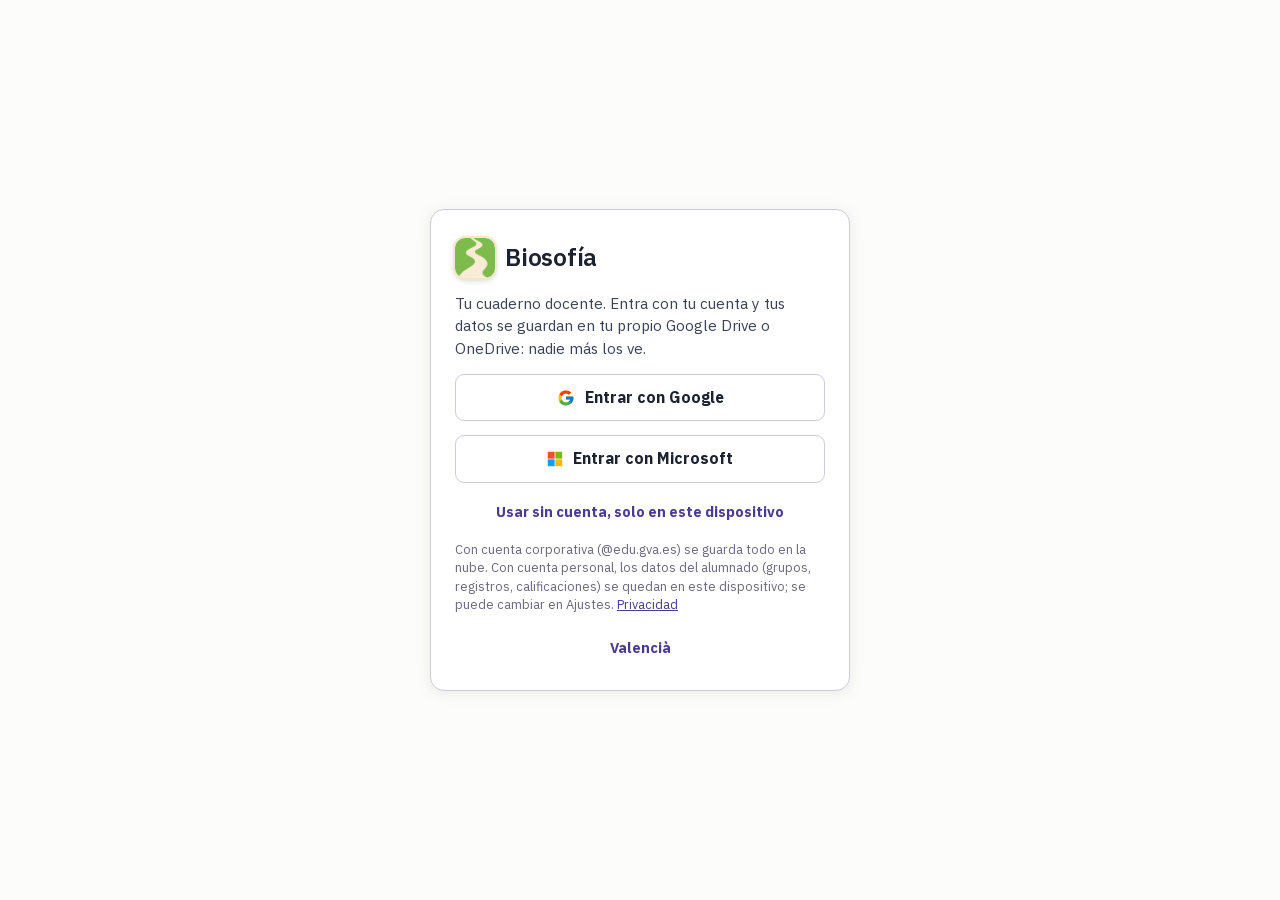
<file: index.html>
<!doctype html><html lang="es"><head><meta charset="utf-8"><meta name=viewport content="width=device-width,initial-scale=1,viewport-fit=cover"><style>:root{color-scheme:light;box-sizing:border-box;padding-top:env(safe-area-inset-top,0px);padding-bottom:env(safe-area-inset-bottom,0px)}html{scroll-padding-top:env(safe-area-inset-top,0px)}body{margin:0;padding:0;font:14px -apple-system,BlinkMacSystemFont,sans-serif;background:#faf9f5;color:#141413}img{max-width:100%}[hidden]:not([hidden=until-found i]){display:none!important}</style>
<title>Biosofía</title>
<meta name="description" content="Cuaderno docente: planificación, sesiones, agenda, materiales y seguimiento del alumnado.">
<meta name="theme-color" content="#2B2457">
<link rel="manifest" href="manifest.webmanifest">
<link rel="icon" href="icon-192.png" type="image/png">
<link rel="apple-touch-icon" href="apple-touch-icon.png">
<script>try{if((window.matchMedia&&matchMedia('(display-mode: standalone)').matches)||navigator.standalone)document.documentElement.classList.add('pwa')}catch(e){}</script><meta name="apple-mobile-web-app-capable" content="yes"><meta name="mobile-web-app-capable" content="yes">
<meta name="apple-mobile-web-app-title" content="Biosofía"><meta name="apple-mobile-web-app-status-bar-style" content="default">
<script src="js/00-va.js"></script>
<script src="js/00-idioma.js"></script>
<script src="config.js"></script>
<script src="nube.js"></script>
<link rel="stylesheet" href="estilos.css">

</head><body>
<header class="topbar"><div class="topbar-in">
  <div class="brand"><img class="brand-ico" src="icon-192.png" alt="" width="34" height="34">Biosofía</div>
  <nav class="nav" id="nav" aria-label="Módulos"></nav>
  <button class="iconbtn buscar-btn" data-a="buscar" aria-label="Buscar" title="Buscar (Ctrl+K)"><svg viewBox="0 0 24 24" width="20" height="20" aria-hidden="true" fill="none" stroke="currentColor" stroke-width="2" stroke-linecap="round"><circle cx="10.5" cy="10.5" r="6.5"/><path d="M15.5 15.5 21 21"/></svg></button>
  <div class="savestate" id="savestate" aria-live="polite"></div>
  <div id="nube-cuenta"></div>
</div></header>
<div class="banner" id="banner" hidden></div>
<div class="banner" id="ios-inst" hidden></div>
<main id="main"><div class="panel"><h2>Abriendo tu cuaderno…</h2><p class="muted">Cargando tus grupos, sesiones y agenda.</p></div></main>
<nav class="tabbar" id="tabbar" aria-label="Módulos"></nav>
<div id="modal"></div>
<input type="file" id="filein" accept=".json,application/json" hidden>
<input type="file" id="libimg" accept="image/*" hidden>
<input type="file" id="matup" multiple accept="application/pdf,image/*,video/mp4,video/webm,text/plain,text/csv,text/markdown,.md,.csv,.txt,.docx,.doc,.pptx,.ppt,.xlsx,.xls,.odt,.odp,.ods" hidden>
<input type="file" id="fileup" accept="application/pdf,image/*,video/mp4,video/webm,text/plain,.docx,.doc,.pptx,.ppt,.xlsx,.xls,.odt,.odp,.ods" hidden>

<script src="js/01-banco-ideas.js"></script>
<script src="js/02-base.js"></script>
<script src="js/03-hoy.js"></script>
<script src="js/04-planificacion.js"></script>
<script src="js/05-grupos.js"></script>
<script src="js/06-sesion.js"></script>
<script src="js/07-tutoria-plano.js"></script>
<script src="js/08-agenda-ideas-ajustes.js"></script>
<script src="js/09-modales-acciones.js"></script>
<script src="js/10-copias-ejemplo.js"></script>
<script src="js/11-curriculo.js"></script>
<script src="js/12-calificaciones.js"></script>
<script src="js/13-materiales.js"></script>
<script src="js/14-libro.js"></script>
<script src="js/15-importar-copiar-plantillas.js"></script>
<script src="js/16-buscar.js"></script>
<script src="js/17-evaluacion.js"></script>
<script src="js/18-familias.js"></script>
<script src="js/19-programacion.js"></script>
<script src="js/20-pdf.js"></script>
<script src="js/21-arranque.js"></script>

</body></html>
</file>
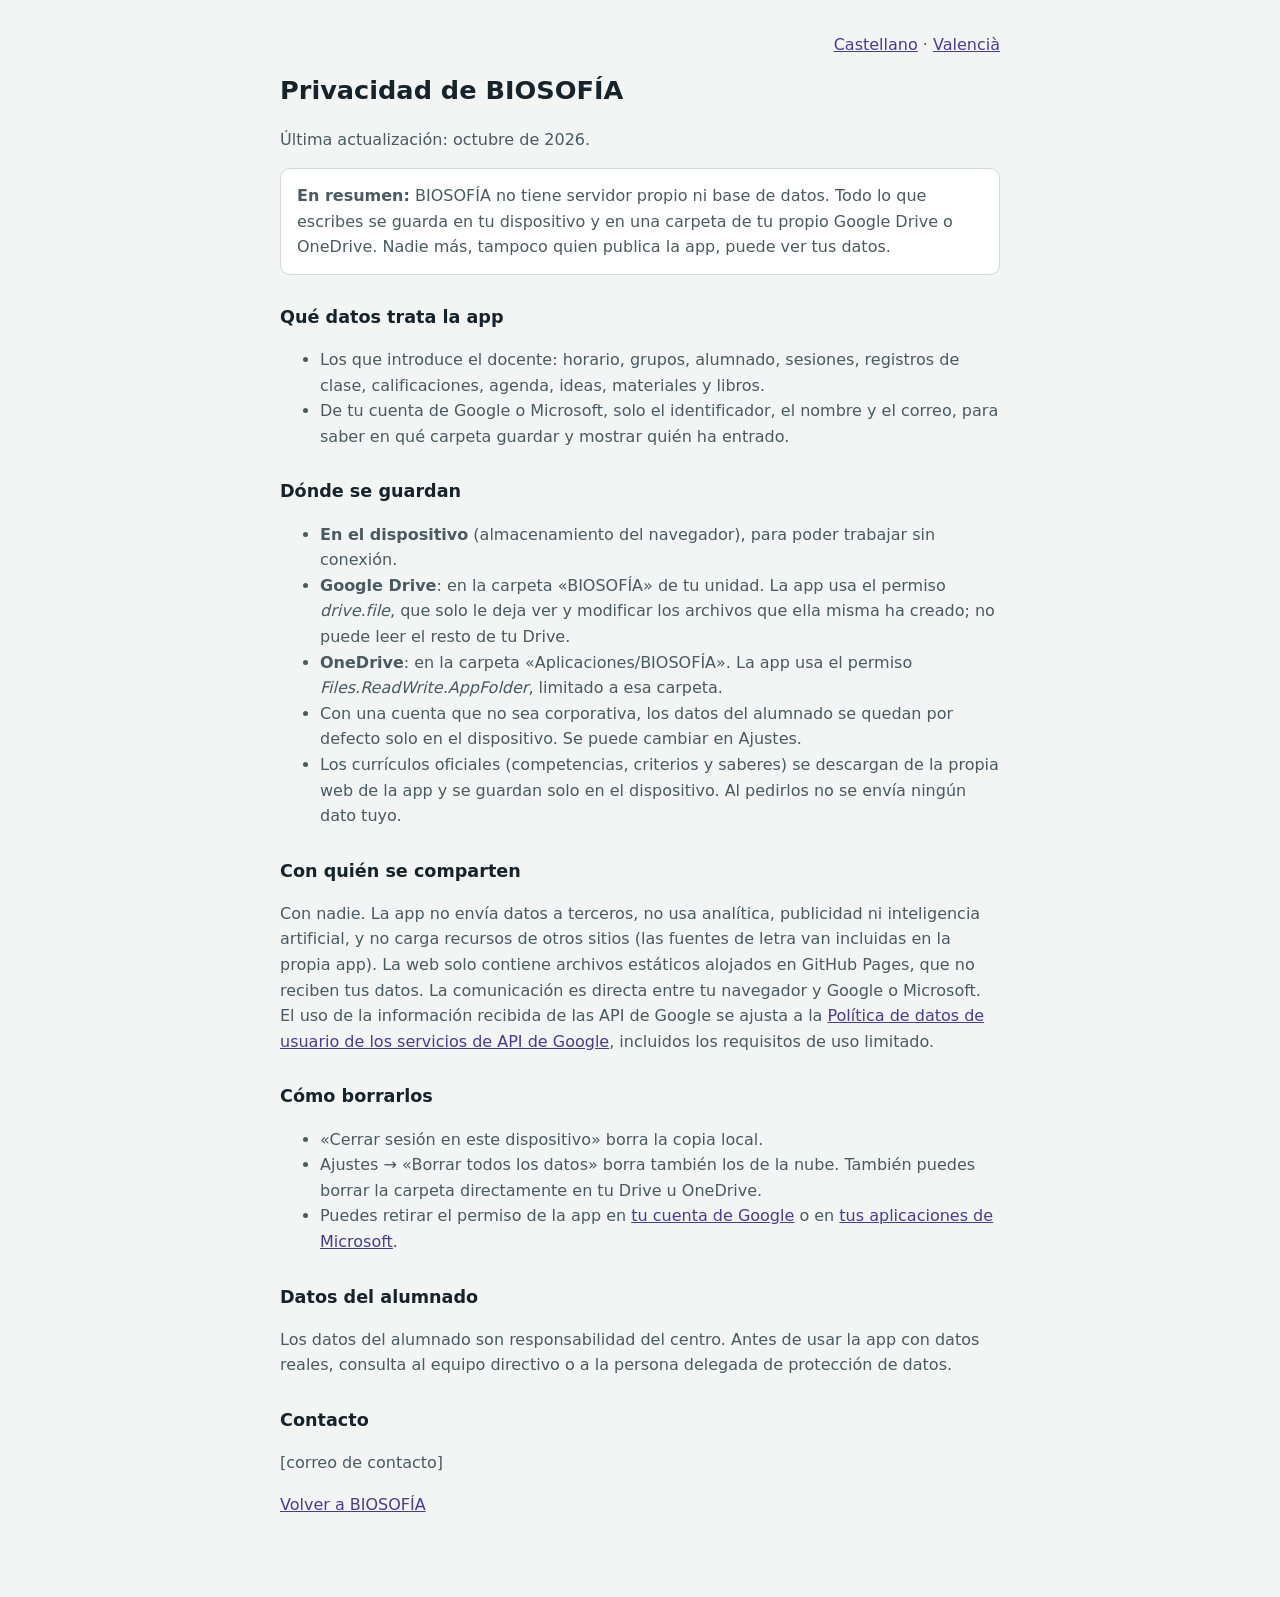
<file: privacidad.html>
<!doctype html>
<html lang="es"><head><meta charset="utf-8"><meta name="viewport" content="width=device-width,initial-scale=1">
<title>Privacidad · Biosofía</title>
<link rel="icon" href="icon-192.png" type="image/png">
<style>
:root{--bg:#f2f5f4;--surface:#fff;--ink:#16232a;--ink-2:#4a5a61;--line:#d2dbd8;--accent:#4B3B8F}
@media (prefers-color-scheme:dark){:root{--bg:#101719;--surface:#172124;--ink:#e2ebe9;--ink-2:#a5b4b7;--line:#2b393e;--accent:#A99BEA}}
body{margin:0;background:var(--bg);color:var(--ink);font:16px/1.6 system-ui,-apple-system,'Segoe UI',sans-serif}
main{max-width:720px;margin:0 auto;padding:32px 16px 64px}
h1{font-size:1.6rem;margin:0 0 4px} h2{font-size:1.1rem;margin:28px 0 6px}
p,li{color:var(--ink-2)} a{color:var(--accent)}
.box{background:var(--surface);border:1px solid var(--line);border-radius:10px;padding:14px 16px}
[hidden]{display:none!important}
</style></head><body><main>
<p class="idiomas" style="text-align:right;margin:0 0 12px"><a href="?lang=es" data-l="es" lang="es">Castellano</a> · <a href="?lang=va" data-l="va" lang="ca-ES-valencia">Valencià</a></p>
<div id="p-es" lang="es">
<h1>Privacidad de BIOSOFÍA</h1>
<p>Última actualización: octubre de 2026.</p>

<div class="box"><p style="margin:0"><b>En resumen:</b> BIOSOFÍA no tiene servidor propio ni base de datos. Todo lo que escribes se guarda en tu dispositivo y en una carpeta de tu propio Google Drive o OneDrive. Nadie más, tampoco quien publica la app, puede ver tus datos.</p></div>

<h2>Qué datos trata la app</h2>
<ul>
<li>Los que introduce el docente: horario, grupos, alumnado, sesiones, registros de clase, calificaciones, agenda, ideas, materiales y libros.</li>
<li>De tu cuenta de Google o Microsoft, solo el identificador, el nombre y el correo, para saber en qué carpeta guardar y mostrar quién ha entrado.</li>
</ul>

<h2>Dónde se guardan</h2>
<ul>
<li><b>En el dispositivo</b> (almacenamiento del navegador), para poder trabajar sin conexión.</li>
<li><b>Google Drive</b>: en la carpeta «BIOSOFÍA» de tu unidad. La app usa el permiso <i>drive.file</i>, que solo le deja ver y modificar los archivos que ella misma ha creado; no puede leer el resto de tu Drive.</li>
<li><b>OneDrive</b>: en la carpeta «Aplicaciones/BIOSOFÍA». La app usa el permiso <i>Files.ReadWrite.AppFolder</i>, limitado a esa carpeta.</li>
<li>Con una cuenta que no sea corporativa, los datos del alumnado se quedan por defecto solo en el dispositivo. Se puede cambiar en Ajustes.</li>
<li>Los currículos oficiales (competencias, criterios y saberes) se descargan de la propia web de la app y se guardan solo en el dispositivo. Al pedirlos no se envía ningún dato tuyo.</li>
</ul>

<h2>Con quién se comparten</h2>
<p>Con nadie. La app no envía datos a terceros, no usa analítica, publicidad ni inteligencia artificial, y no carga recursos de otros sitios (las fuentes de letra van incluidas en la propia app). La web solo contiene archivos estáticos alojados en GitHub Pages, que no reciben tus datos. La comunicación es directa entre tu navegador y Google o Microsoft. El uso de la información recibida de las API de Google se ajusta a la <a href="https://developers.google.com/terms/api-services-user-data-policy" rel="noopener">Política de datos de usuario de los servicios de API de Google</a>, incluidos los requisitos de uso limitado.</p>

<h2>Cómo borrarlos</h2>
<ul>
<li>«Cerrar sesión en este dispositivo» borra la copia local.</li>
<li>Ajustes → «Borrar todos los datos» borra también los de la nube. También puedes borrar la carpeta directamente en tu Drive u OneDrive.</li>
<li>Puedes retirar el permiso de la app en <a href="https://myaccount.google.com/connections" rel="noopener">tu cuenta de Google</a> o en <a href="https://myapps.microsoft.com" rel="noopener">tus aplicaciones de Microsoft</a>.</li>
</ul>

<h2>Datos del alumnado</h2>
<p>Los datos del alumnado son responsabilidad del centro. Antes de usar la app con datos reales, consulta al equipo directivo o a la persona delegada de protección de datos.</p>

<h2>Contacto</h2>
<p><!-- Cambia esta línea por tu correo de contacto antes de publicar --><span class="contacto" id="contacto">[correo de contacto]</span></p>
<p><a href="./">Volver a BIOSOFÍA</a></p>
</div>
<div id="p-va" lang="ca-ES-valencia" hidden>
<h1>Privacitat de BIOSOFÍA</h1>
<p>Última actualització: octubre de 2026.</p>

<div class="box"><p style="margin:0"><b>En resum:</b> BIOSOFÍA no té servidor propi ni base de dades. Tot el que escrius es guarda en el teu dispositiu i en una carpeta del teu propi Google Drive o OneDrive. Ningú més, tampoc qui publica l'app, pot veure les teues dades.</p></div>

<h2>Quines dades tracta l'app</h2>
<ul>
<li>Les que introduïx el docent: horari, grups, alumnat, sessions, registres de classe, qualificacions, agenda, idees, materials i llibres.</li>
<li>Del teu compte de Google o Microsoft, només l'identificador, el nom i el correu, per a saber en quina carpeta guardar i mostrar qui ha entrat.</li>
</ul>

<h2>On es guarden</h2>
<ul>
<li><b>En el dispositiu</b> (emmagatzematge del navegador), per a poder treballar sense connexió.</li>
<li><b>Google Drive</b>: en la carpeta «BIOSOFÍA» de la teua unitat. L'app usa el permís <i>drive.file</i>, que només li deixa veure i modificar els arxius que ella mateixa ha creat; no pot llegir la resta del teu Drive.</li>
<li><b>OneDrive</b>: en la carpeta «Aplicacions/BIOSOFÍA». L'app usa el permís <i>Files.ReadWrite.AppFolder</i>, limitat a eixa carpeta.</li>
<li>Amb un compte que no siga corporatiu, les dades de l'alumnat es queden per defecte només en el dispositiu. Es pot canviar en Ajustos.</li>
<li>Els currículums oficials (competències, criteris i sabers) es descarreguen de la mateixa web de l'app i es guarden només en el dispositiu. En demanar-los no s'envia cap dada teua.</li>
</ul>

<h2>Amb qui es compartixen</h2>
<p>Amb ningú. L'app no envia dades a tercers, no usa analítica, publicitat ni intel·ligència artificial, i no carrega recursos d'altres llocs (les fonts de lletra van incloses en la mateixa app). La web només conté arxius estàtics allotjats en GitHub Pages, que no reben les teues dades. La comunicació és directa entre el teu navegador i Google o Microsoft. L'ús de la informació rebuda de les API de Google s'ajusta a la <a href="https://developers.google.com/terms/api-services-user-data-policy" rel="noopener">Política de dades d'usuari dels serveis d'API de Google</a>, inclosos els requisits d'ús limitat.</p>

<h2>Com esborrar-les</h2>
<ul>
<li>«Tancar la sessió en este dispositiu» esborra la còpia local.</li>
<li>Ajustos → «Esborrar totes les dades» esborra també les del núvol. També pots esborrar la carpeta directament en el teu Drive o OneDrive.</li>
<li>Pots retirar el permís de l'app en <a href="https://myaccount.google.com/connections" rel="noopener">el teu compte de Google</a> o en <a href="https://myapps.microsoft.com" rel="noopener">les teues aplicacions de Microsoft</a>.</li>
</ul>

<h2>Dades de l'alumnat</h2>
<p>Les dades de l'alumnat són responsabilitat del centre. Abans d'usar l'app amb dades reals, consulta l'equip directiu o la persona delegada de protecció de dades.</p>

<h2>Contacte</h2>
<p><span class="contacto">[correo de contacto]</span></p>
<p><a href="./">Tornar a BIOSOFÍA</a></p>
</div>
<script>
/* idioma: ?lang=va|es, si no el de la app (Ajustes) */
(function () {
  var q = (location.search.match(/lang=(es|va)/) || [])[1], lg = q;
  if (!lg) { try { lg = localStorage.getItem('bs:idioma') === 'va' ? 'va' : 'es'; } catch (e) { lg = 'es'; } }
  var va = lg === 'va';
  document.getElementById('p-va').hidden = !va; document.getElementById('p-es').hidden = va;
  document.documentElement.lang = va ? 'ca-ES-valencia' : 'es';
  document.title = va ? 'Privacitat · Biosofía' : 'Privacidad · Biosofía';
  /* el correo de contacto se escribe una vez (en la versión en castellano) y se copia a la otra */
  var c = document.getElementById('contacto'); document.querySelectorAll('.contacto').forEach(function (x) { x.innerHTML = c.innerHTML; });
})();
</script>
</main></body></html>
</file>
<file: estilos.css>
/* Fuentes alojadas en la propia app (licencia SIL OFL, ver fonts/): no se conecta con Google Fonts */
@font-face{font-family:'IBM Plex Sans';font-style:normal;font-weight:400;font-display:swap;src:url(fonts/plex-sans-400.woff) format('woff')}
@font-face{font-family:'IBM Plex Sans';font-style:italic;font-weight:400;font-display:swap;src:url(fonts/plex-sans-400i.woff) format('woff')}
@font-face{font-family:'IBM Plex Sans';font-style:normal;font-weight:500;font-display:swap;src:url(fonts/plex-sans-500.woff) format('woff')}
@font-face{font-family:'IBM Plex Sans';font-style:normal;font-weight:600;font-display:swap;src:url(fonts/plex-sans-600.woff) format('woff')}
@font-face{font-family:'IBM Plex Sans';font-style:normal;font-weight:700 900;font-display:swap;src:url(fonts/plex-sans-700.woff) format('woff')}
@font-face{font-family:'IBM Plex Mono';font-style:normal;font-weight:400;font-display:swap;src:url(fonts/plex-mono-400.woff) format('woff')}
@font-face{font-family:'IBM Plex Mono';font-style:normal;font-weight:500;font-display:swap;src:url(fonts/plex-mono-500.woff) format('woff')}
@font-face{font-family:'IBM Plex Mono';font-style:normal;font-weight:600 900;font-display:swap;src:url(fonts/plex-mono-600.woff) format('woff')}
@font-face{font-family:'Caveat';font-style:normal;font-weight:400 700;font-display:swap;src:url(fonts/caveat-500.woff) format('woff')}
/* Layout: barra superior con navegación por módulos; contenido a una o dos columnas (principal + lateral) que se apilan en móvil. */
:root{
  --bg:#FCFCFA; --surface:#ffffff; --surface-2:#F3F1F8; --ink:#1B2230; --ink-2:#3A4256; --muted:#6B6880; --line:#CFCBDD;
  --accent:#4B3B8F; --accent-ink:#ffffff; --accent-soft:#EEEAF7;
  --ok:#2F7D4F; --ok-soft:#E7F3EC; --warn:#9c620a; --warn-soft:#F6EBD3; --bad:#B0324F; --bad-soft:#FBEFF3; --info:#3F6FA8; --info-soft:#E4ECF7;
  --barra:#2B2457; --barra-ink:#ffffff; --barra-2:#CFC8EA; --rosa:#F2B8CB; --mano:#B03A63; --mano-2:#4B3B8F; --cuadri:rgba(75,59,143,.07);
  --g1:#1f8a70; --g2:#2f5fb3; --g3:#b98222; --g4:#8a5bb5; --g5:#a8453a; --g6:#6f8f2a; --g7:#c2457a; --g8:#1592a8; --g9:#56616b;
  --font-d:'IBM Plex Sans', 'Segoe UI', system-ui, sans-serif;
  --font-b:'IBM Plex Sans', 'Segoe UI', system-ui, sans-serif;
  --font-m:'IBM Plex Mono', ui-monospace, 'SFMono-Regular', Menlo, monospace;
  --font-h:'Caveat', 'Segoe Print', 'Bradley Hand', cursive;
  --r:3px; --shadow:0 1px 0 rgba(27,34,48,.04);
}
@media (prefers-color-scheme: dark){ :root:not([data-theme="light"]){
  --bg:#13111D; --surface:#1B1928; --surface-2:#252236; --ink:#E8E6F2; --ink-2:#B9B5CC; --muted:#8E8AA6; --line:#34314A;
  --accent:#A99BEA; --accent-ink:#14121F; --accent-soft:#2A2550;
  --ok:#6ac48d; --ok-soft:#163325; --warn:#e3a94a; --warn-soft:#3a2c12; --bad:#EE86A3; --bad-soft:#3D1C29; --info:#7ea6ec; --info-soft:#1b2a45;
  --barra:#0E0B1F; --barra-2:#B9B0E0; --mano:#F2A0BC; --mano-2:#C4B8F5; --cuadri:rgba(169,155,234,.05);
  --g1:#3fb592; --g2:#6f98e6; --g3:#dcaa4c; --g4:#b48ade; --g5:#df7a6d; --g6:#9fc155; --g7:#e57aa6; --g8:#4fc3d6; --g9:#9aa5ae;
  --shadow:0 1px 2px rgba(0,0,0,.3); color-scheme:dark; } }
:root[data-theme="dark"]{
  --bg:#13111D; --surface:#1B1928; --surface-2:#252236; --ink:#E8E6F2; --ink-2:#B9B5CC; --muted:#8E8AA6; --line:#34314A;
  --accent:#A99BEA; --accent-ink:#14121F; --accent-soft:#2A2550;
  --ok:#6ac48d; --ok-soft:#163325; --warn:#e3a94a; --warn-soft:#3a2c12; --bad:#EE86A3; --bad-soft:#3D1C29; --info:#7ea6ec; --info-soft:#1b2a45;
  --barra:#0E0B1F; --barra-2:#B9B0E0; --mano:#F2A0BC; --mano-2:#C4B8F5; --cuadri:rgba(169,155,234,.05);
  --g1:#3fb592; --g2:#6f98e6; --g3:#dcaa4c; --g4:#b48ade; --g5:#df7a6d; --g6:#9fc155; --g7:#e57aa6; --g8:#4fc3d6; --g9:#9aa5ae;
  --shadow:0 1px 2px rgba(0,0,0,.3); color-scheme:dark; }

*{box-sizing:border-box}
html,body{background:var(--bg); color:var(--ink)}
body{font-family:var(--font-b); font-size:15px; line-height:1.5; font-variant-numeric:tabular-nums}
h1,h2,h3,h4{font-family:var(--font-d); font-weight:700; line-height:1.2; margin:0; text-wrap:balance; letter-spacing:-.01em}
h1{font-size:1.6rem} h2{font-size:1.2rem} h3{font-size:1.02rem} h4{font-size:.92rem}
a{color:var(--accent)}
button,input,select,textarea{font:inherit; color:inherit}
:focus-visible{outline:2px solid var(--accent); outline-offset:2px}

.topbar{position:sticky; top:env(safe-area-inset-top,0px); z-index:20; background:var(--surface); border-bottom:1px solid var(--line)}
.topbar-in{max-width:1240px; margin:0 auto; padding-inline:16px; display:flex; align-items:center; gap:16px; min-height:54px}
.brand{font-family:var(--font-d); font-weight:700; font-size:1.05rem; display:flex; align-items:center; gap:8px; white-space:nowrap}
.brand-mark{width:22px; height:22px; border-radius:6px; background:linear-gradient(135deg,var(--g1),var(--g2)); display:inline-block}
.nav{display:flex; gap:2px; overflow-x:auto; scrollbar-width:none; flex:1; min-width:0}
.nav::-webkit-scrollbar{display:none}
.nav button{border:0; background:none; padding:8px 11px; border-radius:8px; color:var(--ink-2); cursor:pointer; white-space:nowrap; font-weight:700; font-size:.92rem}
.nav button:hover{background:var(--surface-2); color:var(--ink)}
.nav button[aria-current="page"]{background:var(--accent-soft); color:var(--accent)}
.savestate{font-size:.78rem; color:var(--muted); white-space:nowrap}
.savestate.err{color:var(--bad)}
@media (max-width:760px){ .topbar-in{flex-wrap:wrap; gap:4px 12px; padding-block:8px 4px} .brand{flex:1} .nav{order:3; flex-basis:100%; margin-inline:-6px} }

main{max-width:1240px; margin:0 auto; padding-inline:16px; padding-block:20px 60px}
.banner{max-width:1240px; margin:12px auto 0; padding-inline:16px}
.banner > div{background:var(--warn-soft); color:var(--ink); border-radius:var(--r); padding:10px 14px; font-size:.9rem}

.page-head{display:flex; flex-wrap:wrap; align-items:flex-end; justify-content:space-between; gap:12px; margin-bottom:18px}
.page-head .sub{color:var(--ink-2); margin-top:4px}
.cols{display:grid; grid-template-columns:minmax(0,1fr) 340px; gap:20px; align-items:start}
@media (max-width:900px){ .cols{grid-template-columns:minmax(0,1fr)} }
.stack{display:flex; flex-direction:column; gap:14px}
.row{display:flex; flex-wrap:wrap; gap:8px; align-items:center}
.row.between{justify-content:space-between}
.grow{flex:1; min-width:0}

.panel{background:var(--surface); border:1px solid var(--line); border-radius:var(--r); padding:16px; box-shadow:var(--shadow)}
.panel > h2, .panel > h3{margin-bottom:10px}
.panel-title{display:flex; align-items:center; justify-content:space-between; gap:8px; margin-bottom:10px}
.muted{color:var(--muted)} .small{font-size:.85rem} .tiny{font-size:.76rem}
.label{font-size:.74rem; text-transform:uppercase; letter-spacing:.06em; color:var(--muted); font-weight:700}
.empty{color:var(--muted); font-size:.9rem; padding:6px 0}
hr{border:0; border-top:1px solid var(--line); margin:12px 0}

.btn{display:inline-flex; align-items:center; gap:6px; border:1px solid var(--line); background:var(--surface); padding:7px 12px; border-radius:8px; cursor:pointer; font-weight:700; font-size:.9rem; color:var(--ink); text-decoration:none}
.btn:hover{border-color:var(--ink-2)}
.btn.primary{background:var(--accent); border-color:var(--accent); color:var(--accent-ink)}
.btn.primary:hover{filter:brightness(1.07)}
.btn.ghost{border-color:transparent; background:none}
.btn.ghost:hover{background:var(--surface-2)}
.btn.danger{color:var(--bad)}
.btn.sm{padding:4px 9px; font-size:.82rem}
.btn[disabled]{opacity:.5; cursor:default}
.iconbtn{border:0; background:none; cursor:pointer; color:var(--muted); padding:4px 6px; border-radius:6px; font-size:.95rem}
.iconbtn:hover{background:var(--surface-2); color:var(--ink)}

.seg{display:inline-flex; background:var(--surface-2); border-radius:9px; padding:3px; gap:2px; flex-wrap:wrap}
.seg button{border:0; background:none; padding:6px 12px; border-radius:7px; cursor:pointer; font-weight:700; font-size:.86rem; color:var(--ink-2)}
.seg button[aria-pressed="true"]{background:var(--surface); color:var(--ink); box-shadow:var(--shadow)}

.tabs{display:flex; gap:4px; border-bottom:1px solid var(--line); margin-bottom:16px; overflow-x:auto}
.tabs button{border:0; background:none; padding:10px 14px; cursor:pointer; font-weight:700; color:var(--ink-2); border-bottom:3px solid transparent; margin-bottom:-1px; white-space:nowrap}
.tabs button[aria-selected="true"]{color:var(--ink); border-bottom-color:var(--accent)}

.pill{display:inline-flex; align-items:center; gap:5px; padding:2px 9px; border-radius:999px; font-size:.76rem; font-weight:700; white-space:nowrap}
.pill.ok{background:var(--ok-soft); color:var(--ok)} .pill.warn{background:var(--warn-soft); color:var(--warn)}
.pill.bad{background:var(--bad-soft); color:var(--bad)} .pill.off{background:var(--surface-2); color:var(--muted)}
.pill.info{background:var(--info-soft); color:var(--info)} .pill.acc{background:var(--accent-soft); color:var(--accent)}
.dot{width:9px; height:9px; border-radius:50%; display:inline-block; flex:none}
.gchip{display:inline-flex; align-items:center; gap:6px; font-weight:700}
.gchip .sw{width:10px; height:10px; border-radius:3px; flex:none}
.tag{display:inline-block; padding:1px 7px; border-radius:6px; background:var(--surface-2); color:var(--ink-2); font-size:.74rem; font-weight:700; margin:1px 2px 1px 0}

label.f{display:flex; flex-direction:column; gap:4px; font-size:.82rem; font-weight:700; color:var(--ink-2); min-width:0}
input[type=text],input[type=date],input[type=time],input[type=number],input[type=url],input[type=search],select,textarea{
  border:1px solid var(--line); background:var(--surface); border-radius:8px; padding:7px 10px; width:100%; min-width:0; font-weight:400; color:var(--ink)}
textarea{resize:vertical; min-height:70px; line-height:1.45}
input:focus,select:focus,textarea:focus{outline:2px solid var(--accent-soft); border-color:var(--accent)}
.fgrid{display:grid; grid-template-columns:repeat(auto-fit,minmax(170px,1fr)); gap:10px}
.check{display:inline-flex; align-items:center; gap:6px; font-size:.88rem; cursor:pointer}

/* Línea del día */
.tl{display:flex; flex-direction:column; gap:8px}
.tl-item{display:grid; grid-template-columns:88px 6px minmax(0,1fr) auto; gap:12px; align-items:center; background:var(--surface); border:1px solid var(--line); border-radius:var(--r); padding:12px 14px; cursor:pointer; text-align:left; width:100%}
.tl-item:hover{border-color:var(--ink-2)}
.tl-time{font-weight:700; font-size:.95rem} .tl-time small{display:block; color:var(--muted); font-weight:400; font-size:.78rem}
.tl-bar{align-self:stretch; border-radius:4px}
.tl-title{font-weight:700} .tl-meta{color:var(--ink-2); font-size:.84rem}
.tl-item.now{outline:2px solid var(--accent); outline-offset:-1px}
.tl-item.off{opacity:.6; cursor:default}
.tl-item.otro{background:var(--surface-2); cursor:default; border-style:dashed}
.cell.otro{background:none; border:1px dashed var(--line); border-left:4px solid var(--muted); cursor:default; min-height:40px}
@media (max-width:560px){ .tl-item{grid-template-columns:62px 5px minmax(0,1fr)} .tl-item > .pill{grid-column:3; justify-self:start} }

.list{display:flex; flex-direction:column}
.li{display:flex; gap:10px; align-items:flex-start; padding:9px 0; border-top:1px solid var(--line)}
.li:first-child{border-top:0}
.li .grow{font-size:.92rem}
.alert{display:flex; gap:10px; align-items:flex-start; padding:9px 10px; border-radius:8px; font-size:.9rem}
.alert.bad{background:var(--bad-soft)} .alert.warn{background:var(--warn-soft)} .alert.info{background:var(--info-soft)}
.alert b{font-weight:700}

/* Semana */
.wk-wrap{overflow-x:auto; border:1px solid var(--line); border-radius:var(--r); background:var(--surface)}
table.wk{border-collapse:collapse; width:100%; min-width:760px}
table.wk th, table.wk td{border-top:1px solid var(--line); border-left:1px solid var(--line); padding:6px; vertical-align:top; text-align:left}
table.wk th{font-family:var(--font-d); font-size:.86rem; background:var(--surface-2)}
table.wk th:first-child, table.wk td:first-child{border-left:0; width:78px; font-size:.8rem; color:var(--ink-2)}
table.wk tr:first-child th{border-top:0}
table.wk th.today{background:var(--accent-soft); color:var(--accent)}
td.fest{background:repeating-linear-gradient(135deg,var(--surface-2) 0 6px,transparent 6px 12px)}
.cell{display:block; width:100%; text-align:left; border:0; border-left:4px solid; border-radius:6px; padding:6px 8px; background:var(--surface-2); cursor:pointer; min-height:58px}
.cell:hover{filter:brightness(.97)}
.cell .t{font-weight:700; font-size:.84rem; line-height:1.25}
.cell .m{font-size:.74rem; color:var(--ink-2)}
.cell.unplanned .t{color:var(--bad)}

.month{display:grid; grid-template-columns:repeat(5,minmax(0,1fr)); gap:6px}
.mday{background:var(--surface); border:1px solid var(--line); border-radius:8px; padding:6px 8px; min-height:92px; cursor:pointer; text-align:left; display:flex; flex-direction:column; gap:3px}
.mday.out{opacity:.4}
.mday.fest{background:repeating-linear-gradient(135deg,var(--surface-2) 0 6px,var(--surface) 6px 12px)}
.mday.today{outline:2px solid var(--accent)}
.mday .n{font-family:var(--font-d); font-weight:700}
.mhead{font-family:var(--font-d); font-weight:700; font-size:.85rem; color:var(--ink-2); padding:0 4px}
.mini{font-size:.72rem; line-height:1.3; padding:1px 5px; border-radius:4px; white-space:nowrap; overflow:hidden; text-overflow:ellipsis}

table.data.reg{width:auto; min-width:50%}
table.data.reg th, table.data.reg td{text-align:center; padding:4px 8px; min-width:56px}
table.data.reg .stick{position:sticky; left:0; background:var(--surface); text-align:left; z-index:1; white-space:nowrap}
.rcell{border:0; background:none; cursor:pointer; min-width:34px; min-height:28px; border-radius:6px; padding:2px}
.rcell:hover{background:var(--surface-2)}
/* Plano de clase */
.plano-cfg{display:grid; grid-template-columns:repeat(auto-fit,minmax(250px,1fr)); gap:14px; align-items:start}
.plano{display:flex; flex-direction:column; gap:14px; overflow-x:auto; padding-bottom:4px}
.pizarra{align-self:center; background:var(--ink); color:var(--surface); border-radius:6px; padding:6px 40px; font-size:.8rem; font-weight:700; letter-spacing:.04em}
.pfila{display:flex; gap:18px; justify-content:safe center; min-width:min-content}
.pmesa{flex:none; display:grid; gap:4px; padding:6px; border-radius:10px; background:var(--surface-2); border:1px solid var(--line)}
.pmesa .scard{min-height:64px; width:124px}
.pmesa .seat.empty[style]{width:124px; min-height:64px}
.seat{width:118px; min-height:58px; border:1px dashed var(--line); background:var(--surface); border-radius:8px; padding:6px 8px; text-align:left; cursor:pointer; font-size:.84rem; font-weight:700; line-height:1.2}
.seat.empty{color:var(--muted); font-weight:400; text-align:center}
.seat.sel{outline:3px solid var(--accent); outline-offset:-1px}
.seat.drop{background:var(--accent-soft)}
.seat .tg{display:block; font-size:.7rem; color:var(--muted); font-weight:400; margin-top:2px}
.sinsitio{display:flex; flex-wrap:wrap; gap:6px}
.chipal{border:1px solid var(--line); background:var(--surface); border-radius:999px; padding:4px 10px; cursor:pointer; font-size:.84rem}
.chipal.sel{background:var(--accent); color:var(--accent-ink); border-color:var(--accent)}
/* Planificación rápida (formato tabla mensual por semanas) */
table.qp{border-collapse:collapse; width:100%; min-width:760px; table-layout:fixed}
table.qp th, table.qp td{border:1px solid var(--line); padding:0; vertical-align:top; text-align:left}
table.qp th{font-size:.82rem; padding:6px 8px; background:var(--surface-2); white-space:nowrap; overflow:hidden; text-overflow:ellipsis}
table.qp th:first-child, table.qp td.qd{width:58px}
table.qp td.qd{font-family:var(--font-d); font-weight:700; font-size:.85rem; padding:6px 8px; color:var(--ink-2)}
table.qp td.qd.today{color:var(--accent)}
table.qp tr.qout{opacity:.6}
table.qp td.qfest{background:repeating-linear-gradient(135deg,var(--surface-2) 0 6px,var(--surface) 6px 12px); color:var(--muted); font-size:.8rem; padding:6px 8px}
table.qp td.qc{position:relative}
.qt{display:block; width:100%; border:0; background:transparent; resize:none; padding:6px 22px 6px 8px; font-size:.84rem; line-height:1.3; min-height:44px; color:var(--ink); field-sizing:content; border-radius:0}
.qt:focus{outline:2px solid var(--accent); outline-offset:-2px; background:color-mix(in srgb, var(--surface) 60%, transparent)}
.qsep{border-top:1px dashed color-mix(in srgb, var(--ink) 30%, transparent)}
.qno{font-size:.8rem; color:var(--muted); padding:6px 8px}
.qopen{position:absolute; top:2px; right:2px; border:0; background:none; cursor:pointer; color:var(--ink-2); font-size:.8rem; opacity:0; padding:2px 4px; border-radius:4px}
td.qc:hover .qopen, .qopen:focus{opacity:1}
.qbadge{position:absolute; bottom:2px; right:4px; font-size:.75rem}

/* Secciones plegables y sugerencias */
details.sec{padding:0}
details.sec > summary{list-style:none; cursor:pointer; display:flex; align-items:center; justify-content:space-between; gap:10px; padding:12px 16px; flex-wrap:wrap}
details.sec > summary::-webkit-details-marker{display:none}
details.sec > summary .sec-t{font-family:var(--font-d); font-weight:700; font-size:1.02rem; display:flex; align-items:center; gap:8px}
details.sec > summary .sec-t::before{content:'›'; display:inline-block; transition:transform .15s; color:var(--muted); font-size:1.2rem; line-height:1}
details.sec[open] > summary .sec-t::before{transform:rotate(90deg)}
details.sec .sec-b{padding:0 16px 16px}
.btn.sug{border-color:var(--accent); color:var(--accent)}
.sugbox{border:1px dashed var(--accent); background:var(--accent-soft); border-radius:8px; padding:10px 12px; display:flex; flex-direction:column; gap:8px}
.sugpre{white-space:pre-wrap; font-family:var(--font-b); font-size:.9rem; margin:0; line-height:1.45}
.sugitem{display:flex; gap:10px; align-items:flex-start; padding-top:8px; border-top:1px solid var(--line)}
.sugitem:first-of-type{border-top:0; padding-top:0}
.tips{display:grid; grid-template-columns:repeat(auto-fit,minmax(240px,1fr)); gap:12px}
.tip{background:var(--surface-2); border-radius:8px; padding:8px 10px; margin-top:6px; font-size:.9rem}
.act{padding-bottom:8px; border-bottom:1px solid var(--line)}
.fuentes{border:1px solid var(--accent); border-radius:10px; background:var(--surface); display:flex; flex-direction:column}
.fz{padding:10px 12px; border-top:1px solid var(--line); display:flex; flex-direction:column; gap:8px; min-width:0}
.fz:first-of-type{border-top:0}
.fz-h{display:flex; align-items:center; justify-content:space-between; gap:8px; padding:8px 12px; background:var(--accent-soft); border-radius:9px 9px 0 0; font-weight:700; color:var(--accent); font-size:.9rem}
.fz .label{display:flex; align-items:center; gap:6px}
.fz-item{display:flex; gap:10px; align-items:flex-start; padding-top:8px; border-top:1px dashed var(--line); font-size:.9rem}
.fz .label + .fz-item, .fz select + .fz-item{border-top:0; padding-top:0}
.fz-item .grow{min-width:0; overflow-wrap:anywhere}
.fz-sum{display:flex; flex-direction:column; gap:4px; font-size:.88rem}
.fz-sum li{margin:0}
.fz-sum ul{margin:0; padding-left:18px; display:flex; flex-direction:column; gap:3px}
.tutreu{border-top:1px solid var(--line); padding-top:10px}
.tutreu:first-of-type{border-top:0; padding-top:0}
.pin{border:1px solid var(--accent); border-left:4px solid var(--accent); background:var(--accent-soft); border-radius:8px; padding:8px 10px; display:flex; gap:10px; align-items:flex-start; font-size:.9rem}
.pin .grow{min-width:0; overflow-wrap:anywhere}
.pins{display:flex; flex-direction:column; gap:6px}
.biitem{display:flex; gap:10px; align-items:flex-start; padding:10px 0; border-top:1px solid var(--line)}
.biitem:first-child{border-top:0}
.biitem .grow{min-width:0; overflow-wrap:anywhere}
.aptag{background:var(--accent-soft); color:var(--accent)}
.linkbtn{border:0; background:none; padding:0; margin-top:4px; color:var(--accent); cursor:pointer; font-weight:700; display:block}

/* Banco: elegir una a una */
details.bcat > summary{cursor:pointer;font-weight:700;font-size:.86rem;color:var(--accent);padding:4px 0}
.bitem{display:flex;gap:8px;align-items:flex-start;padding:3px 0 3px 6px;font-size:.88rem;cursor:pointer;line-height:1.35}
.bitem input{margin-top:3px;flex:none}
.bitem.done{cursor:default;opacity:.7}
.bitem.ball{font-weight:700;color:var(--ink-2)}
.tip .qx{float:right;margin:-4px -6px 0 4px;font-size:.8rem}
/* Materiales */
.matrow{align-items:center}
.pnavb{display:inline-flex; gap:4px; flex:none}
@media (max-width:760px){
  .plannav{flex-wrap:nowrap; gap:6px; width:100%}
  .plannav .seg{flex:1 1 auto; min-width:0; flex-wrap:nowrap; padding:2px}
  .plannav .seg button{flex:1 1 auto; padding:7px 4px; font-size:.8rem; min-width:0}
  .plannav .pnavb .btn{padding:7px 9px; min-height:36px; font-size:.82rem}
}
.matfile{flex-wrap:nowrap; gap:10px}
.mtag{flex:none; font-family:var(--font-m); font-size:.66rem; font-weight:600; letter-spacing:.04em; padding:3px 0; width:38px; text-align:center; border-radius:2px; border:1px solid currentColor}
.tg-pdf{color:#B0324F; background:#FBEFF3} .tg-doc{color:#2F5FA8; background:#E4ECF7} .tg-ppt{color:#A55A12; background:#F6EBD3} .tg-xls{color:#2F7D4F; background:#E7F3EC}
.tg-img{color:#4B3B8F; background:#EEEAF7} .tg-vid{color:#8E2B4E; background:#F7E6EE} .tg-web{color:#1F6E80; background:#E2F2F5} .tg-txt{color:var(--ink-2); background:var(--surface-2)}
:root[data-theme="dark"] .mtag{background:transparent!important}
@media (prefers-color-scheme: dark){ :root:not([data-theme="light"]) .mtag{background:transparent!important} }
.mname{display:-webkit-box; -webkit-line-clamp:2; -webkit-box-orient:vertical; overflow:hidden; overflow-wrap:anywhere; color:var(--ink); text-decoration:none; font-weight:500; line-height:1.3}
.mname:hover{color:var(--accent); text-decoration:underline}
.mmeta{font-family:var(--font-m); font-size:.7rem; color:var(--muted); margin-top:2px; text-transform:uppercase; letter-spacing:.02em; white-space:nowrap; overflow:hidden; text-overflow:ellipsis}
.mdesk{display:inline-flex; align-items:center; gap:4px; flex:none}
.mmas{display:none; flex:none; font-size:1.3rem; min-width:44px; min-height:44px}
@media (max-width:760px){ .matfile .mdesk{display:none} .matfile .mmas{display:inline-flex; align-items:center; justify-content:center} }
.matopen{border:0;background:none;text-align:left;cursor:pointer;padding:2px 0;color:var(--ink);font:inherit;min-width:0}
.matopen:hover b{color:var(--accent);text-decoration:underline}
.matdrop.over{outline:2px dashed var(--accent);outline-offset:-4px;background:var(--accent-soft)}

/* Libro */
.libcols{display:grid;grid-template-columns:230px minmax(0,1fr) 270px;gap:16px;align-items:start}
@media (max-width:1150px){ .libcols{grid-template-columns:210px minmax(0,1fr)} .libcols > .lb-side{grid-column:1 / -1} }
@media (max-width:760px){ .libcols{grid-template-columns:minmax(0,1fr)} }
.lb-ind{gap:8px} .lb-iu{border-top:1px solid var(--line);padding-top:8px}
.lb-ia{display:block;width:100%;text-align:left;border:0;background:none;padding:4px 8px;border-radius:6px;cursor:pointer;font-size:.86rem;color:var(--ink-2)}
.lb-ia:hover{background:var(--surface-2)} .lb-ia.on{background:var(--accent-soft);color:var(--accent);font-weight:700}
.lb-ed{border:1px solid var(--line);border-left:4px solid var(--line);border-radius:10px;padding:10px 12px;background:var(--surface)}
.lb-ed textarea{field-sizing:content;min-height:56px}
.lb-ed-concepto{border-left-color:var(--g3)} .lb-ed-caja{border-left-color:var(--accent)} .lb-ed-actividad{border-left-color:var(--info)} .lb-ed-pregunta{border-left-color:var(--g4)} .lb-ed-sub{border-left-color:var(--ink)} .lb-ed-salto{border-style:dashed}
.lb-ins{display:flex;flex-wrap:wrap;gap:4px;padding:6px;border:1px dashed var(--accent);border-radius:8px;background:var(--accent-soft)}
.lb-plus{display:block;margin:0 auto;border:0;background:none;color:var(--muted);cursor:pointer;font-size:.78rem;padding:2px 8px;border-radius:6px;opacity:.55}
.lb-plus:hover,.lb-plus:focus{opacity:1;color:var(--accent);background:var(--accent-soft)}
.lb-thumb{width:120px;height:80px;object-fit:cover;border-radius:6px;border:1px solid var(--line)}
.lb-galeria{display:grid;grid-template-columns:repeat(auto-fill,minmax(130px,1fr));gap:8px;margin-top:10px}
.lb-gimg{border:1px solid var(--line);border-radius:8px;background:var(--surface);padding:6px;cursor:pointer;display:flex;flex-direction:column;gap:4px;text-align:left}
.lb-gimg img{width:100%;height:90px;object-fit:cover;border-radius:4px} .lb-gimg:hover{border-color:var(--accent)}
.lb{line-height:1.6;max-width:74ch}
.lb p{margin:0 0 .6em} .lb ul,.lb ol{margin:0 0 .6em;padding-left:1.4em}
.lb-sub{font-family:var(--font-d);font-size:1.15em;margin:.9em 0 .4em}
.lb-box{border:1px solid var(--line);border-left:5px solid var(--accent);background:var(--surface-2);border-radius:8px;padding:10px 14px;margin:0 0 .8em}
.lb-box p:last-child{margin-bottom:0}
.lb-lab{font-weight:700;font-size:.82em;color:var(--accent);margin-bottom:4px}
.lb-concepto{border-left-color:var(--g3)} .lb-concepto .lb-lab{color:var(--g3)}
.lb-error{border-left-color:var(--bad)} .lb-error .lb-lab{color:var(--bad)}
.lb-importante{border-left-color:var(--warn)} .lb-importante .lb-lab{color:var(--warn)}
.lb-paraque{border-left-color:var(--info)} .lb-paraque .lb-lab{color:var(--info)}
.lb-actividad{border-left-color:var(--info)} .lb-actividad .lb-lab{color:var(--info)}
.lb-pregunta{border-left-color:var(--g4)} .lb-pregunta .lb-lab{color:var(--g4)}
.lb-sol{margin-top:6px;padding-top:6px;border-top:1px dashed var(--line);font-size:.95em}
.lb-rev summary{cursor:pointer;color:var(--accent);font-weight:700;font-size:.85em;margin-top:6px}
.lb-fig{margin:0 auto .9em;text-align:center} .lb-fig img{max-width:100%;border-radius:6px} .lb-fig figcaption{font-size:.85em;color:var(--muted);margin-top:4px}
.lb-salto{text-align:center;color:var(--muted);font-size:.8rem}
.projector.pres{display:flex;flex-direction:column;gap:6px}
.pres-body{flex:1;overflow:auto;min-height:0}
.pres-body h1{margin:14px 0 6px !important}
.lb-big{font-size:clamp(1.15rem,2.3vw,1.85rem);max-width:none}
.pres-body > .lb-sub{font-size:clamp(1.35rem,2.8vw,2.2rem);margin:.2em 0 .5em;color:var(--accent)}
.pres-nav{padding-top:8px;border-top:1px solid var(--line)}

/* Calendario de agenda */
.cal{display:grid; grid-template-columns:repeat(7,minmax(0,1fr)); gap:4px}
.cal .ch{font-family:var(--font-d); font-weight:700; font-size:.8rem; color:var(--ink-2); padding:0 4px 2px}
.cday{background:var(--surface); border:1px solid var(--line); border-radius:8px; padding:5px 6px; min-height:96px; cursor:pointer; text-align:left; display:flex; flex-direction:column; gap:3px; min-width:0}
.cday:hover{border-color:var(--ink-2)}
.cday.out{opacity:.45}
.cday.we{background:var(--surface-2)}
.cday.fest{background:repeating-linear-gradient(135deg,var(--surface-2) 0 6px,var(--surface) 6px 12px)}
.cday.today{outline:2px solid var(--accent); outline-offset:-1px}
.cday .n{font-family:var(--font-d); font-weight:700; font-size:.9rem; display:flex; justify-content:space-between; gap:4px}
.cday .n .add{color:var(--muted); font-weight:400; opacity:0}
.cday:hover .n .add{opacity:1}
.chip{font-size:.72rem; line-height:1.3; padding:2px 5px; border-radius:4px; white-space:nowrap; overflow:hidden; text-overflow:ellipsis; background:var(--surface-2); color:var(--ink)}
.chip.examen{background:var(--bad-soft); color:var(--bad)} .chip.entrega{background:var(--info-soft); color:var(--info)} .chip.reunion{background:var(--accent-soft); color:var(--accent)}
.chip.done{text-decoration:line-through; opacity:.55}
.cday .cnt{display:none; font-size:.72rem; font-weight:700; color:var(--accent)}
@media (max-width:640px){ .cday{min-height:58px; padding:4px} .cday .chip{display:none} .cday .cnt{display:block} .cal .ch{font-size:.7rem; padding:0 2px} }

/* Directo */
.live-bar{display:flex; flex-wrap:wrap; gap:8px; align-items:center; justify-content:space-between; margin-bottom:12px}
.sgrid{display:grid; grid-template-columns:repeat(auto-fill,minmax(150px,1fr)); gap:8px}
.scard{position:relative; border:1px solid var(--line); background:var(--surface); border-radius:var(--r); padding:10px 10px 9px; text-align:left; cursor:pointer; min-height:74px; display:flex; flex-direction:column; justify-content:space-between; gap:6px; user-select:none}
.scard:hover{border-color:var(--ink-2)}
.scard .nm{font-weight:700; font-size:.9rem; line-height:1.2}
.scard.absent{opacity:.5}
.scard.out{border-color:var(--info); background:var(--info-soft)}
.scard .icons{font-size:.72rem; color:var(--muted); font-weight:700}
.v-si{background:var(--ok-soft); color:var(--ok)} .v-medias{background:var(--warn-soft); color:var(--warn)} .v-no{background:var(--bad-soft); color:var(--bad)}
.v-R{background:var(--warn-soft); color:var(--warn)} .v-F{background:var(--bad-soft); color:var(--bad)} .v-J{background:var(--surface-2); color:var(--ink-2)}
.modebtn[aria-pressed="true"]{background:var(--ink); color:var(--surface); border-color:var(--ink)}

/* Modal */
.modal-bg{position:fixed; inset:0; background:rgba(10,20,22,.45); z-index:50; display:flex; align-items:center; justify-content:center; padding:16px}
.modal{background:var(--surface); border-radius:14px; max-width:520px; width:100%; max-height:calc(100% - 32px); overflow:auto; padding:20px; box-shadow:0 10px 40px rgba(0,0,0,.25)}
.modal h2{margin-bottom:10px}
.modal.wide{max-width:880px}
.bigname{font-family:var(--font-d); font-size:clamp(2rem,7vw,3.2rem); font-weight:700; text-align:center; padding:18px 0; line-height:1.1}
.bigbtns{display:grid; grid-template-columns:repeat(3,1fr); gap:8px}
.bigbtns button{padding:16px 8px; border-radius:10px; border:0; font-weight:700; font-size:1rem; cursor:pointer}
.projector{position:fixed; inset:0; z-index:60; background:var(--bg); padding:clamp(20px,5vw,60px); overflow:auto}
.projector h1{font-size:clamp(2rem,5vw,3.4rem); margin-bottom:24px}
.projector .p-body{font-size:clamp(1.2rem,2.6vw,2rem); line-height:1.45; max-width:60ch}
.projector .p-dates{margin-top:30px; display:flex; flex-direction:column; gap:12px; font-size:clamp(1.1rem,2.2vw,1.7rem)}

.cards{display:grid; grid-template-columns:repeat(auto-fill,minmax(260px,1fr)); gap:12px}
.card{background:var(--surface); border:1px solid var(--line); border-radius:var(--r); padding:14px; display:flex; flex-direction:column; gap:8px; min-width:0}
.card.click{cursor:pointer; text-align:left}
.card.click:hover{border-color:var(--ink-2)}
.stripe{height:5px; border-radius:3px; margin:-4px 0 4px}
.idea .txt{white-space:pre-wrap; font-size:.9rem; overflow-wrap:anywhere}

.tablewrap{overflow-x:auto}
table.data{border-collapse:collapse; width:100%; font-size:.88rem}
table.data th{font-size:.74rem; text-transform:uppercase; letter-spacing:.05em; color:var(--muted); text-align:left; padding:6px 8px; border-bottom:1px solid var(--line); white-space:nowrap}
table.data td{padding:7px 8px; border-bottom:1px solid var(--line); vertical-align:middle}
table.data td.num{text-align:right}

.sumbar{height:8px; border-radius:4px; background:var(--surface-2); overflow:hidden}
.sumbar > span{display:block; height:100%; background:var(--accent)}
.sumbar.over > span{background:var(--bad)}
.toast{position:fixed; left:50%; bottom:calc(20px + env(safe-area-inset-bottom,0px)); transform:translateX(-50%); background:var(--ink); color:var(--surface); padding:9px 16px; border-radius:9px; z-index:80; font-weight:700; font-size:.9rem}
.wkday{font:600 .78rem var(--font-m); text-transform:uppercase; letter-spacing:.06em; color:var(--ink-2); margin:0 0 6px}
.wkday.today{color:var(--mano)}
.secadd{gap:6px; margin:2px 0 0}
.inicio-fr{margin-bottom:14px}
.inicio-fr > summary .small{font-weight:400; text-transform:none; letter-spacing:0}
.buscar-btn{display:inline-flex; align-items:center; justify-content:center; width:38px; height:38px; border-radius:50%; color:var(--barra-ink); opacity:.85; margin-left:auto}
.buscar-btn:hover,.buscar-btn:focus-visible{opacity:1; background:rgba(255,255,255,.12); outline:none}
.bus-modal{max-width:640px; width:100%}
.bus input[type=search]{flex:1; min-width:0; font-size:1.05rem; padding:10px 12px}
.bus-r{margin-top:12px; max-height:min(64vh,560px); overflow:auto; display:flex; flex-direction:column; gap:14px}
.bus-g{display:flex; flex-direction:column; gap:2px}
.bus-g > .label{margin-bottom:4px}
.bus-it{display:flex; flex-direction:column; align-items:flex-start; gap:2px; text-align:left; border:0; background:none; padding:8px 10px; border-radius:6px; cursor:pointer; color:var(--ink); width:100%}
.bus-it:hover,.bus-it:focus-visible{background:var(--surface-2); outline:none}
.bus-t{font-weight:600}
.bus-s{font-size:.82rem; color:var(--muted)}
.bus mark{background:var(--rosa); color:#1B2230; border-radius:2px; padding:0 1px}
.tx-warn{color:var(--warn); font-weight:600}
.toast-dh{display:flex; align-items:center; gap:14px; width:max-content; max-width:calc(100% - 32px); padding:6px 6px 6px 16px; background:var(--barra); color:var(--barra-ink); border:1px solid rgba(255,255,255,.22); box-shadow:0 6px 20px rgba(0,0,0,.28); text-align:left}
.toast-dh span{flex:1 1 auto; min-width:0}
.toast-dh .toast-btn{flex:0 0 auto}
.toast-btn{border:0; background:none; color:var(--rosa); font:600 .78rem var(--font-m); text-transform:uppercase; letter-spacing:.06em; padding:8px 10px; border-radius:6px; cursor:pointer; min-height:36px}
.toast-btn:hover,.toast-btn:focus-visible{background:rgba(255,255,255,.12); outline:none}
.welcome{max-width:640px}
.welcome p{color:var(--ink-2)}
/* Calificaciones: cuaderno de notas (alumnos × instrumentos), editor de árbol de pesos, rúbricas 1–4 */
table.nt td.bol, table.nt th.bol{background:var(--surface-2)}
.calcell.quit, .rubbtn.quit{text-decoration:line-through; opacity:.55}
.calmark{margin-left:4px; font-size:.8rem; cursor:help}
table.nt th.recth .insh{color:var(--info)}
table.nt{border-collapse:separate; border-spacing:0; font-size:.86rem; min-width:100%}
table.nt th, table.nt td{border-bottom:1px solid var(--line); padding:5px 6px; text-align:center; white-space:nowrap}
table.nt thead th{font-size:.76rem; color:var(--ink-2); vertical-align:bottom; background:var(--surface); font-weight:700}
table.nt th.cat{border-bottom:2px solid var(--accent); font-family:var(--font-d); font-size:.86rem; color:var(--ink); vertical-align:middle; text-align:left}
table.nt .stick{position:sticky; left:0; background:var(--surface); text-align:left; z-index:2; box-shadow:1px 0 0 var(--line)}
table.nt .sum{background:var(--surface-2); font-weight:700}
table.nt .tot{background:var(--accent-soft); font-weight:700; color:var(--ink)}
table.nt tfoot td{border-bottom:0; font-weight:700; color:var(--ink-2)}
table.nt td.auto{color:var(--ink-2)}
table.nt .addcol{padding:0 2px; width:22px}
table.nt .low, .rubbtn.low, .calcell.low, .rubnota.low{color:var(--bad)}
.calcell{width:58px !important; text-align:center; padding:5px 4px !important; font-variant-numeric:tabular-nums}
.calcell::placeholder{color:var(--muted)}
.insh{border:0; background:none; cursor:pointer; font-weight:700; color:var(--ink); font-size:.8rem; max-width:130px; white-space:normal; line-height:1.2; padding:3px 5px; border-radius:6px; text-decoration:underline dotted var(--muted); text-underline-offset:3px}
.insh:hover{background:var(--surface-2)}
.rubbtn{min-width:58px; border:1px dashed var(--line); background:var(--surface); border-radius:8px; padding:5px 6px; cursor:pointer; font-weight:700; color:var(--ink)}
.rubbtn:hover{border-color:var(--accent); border-style:solid}
.alname{border:0; background:none; padding:0; cursor:pointer; font-weight:700; color:var(--ink); text-align:left}
.alname:hover{color:var(--accent); text-decoration:underline}
.pct{width:80px !important; text-align:right}
.warnc{color:var(--warn); font-weight:700}
.tree-node{border:1px solid var(--line); border-radius:var(--r); padding:12px; background:var(--surface)}
.tree-node.sub{background:var(--bg); padding:10px}
.tree-sub{margin-top:10px; margin-left:8px; padding-left:12px; border-left:3px solid var(--accent-soft); gap:8px}
.pickrow{display:flex; align-items:flex-start; gap:8px; padding:5px 0; border-top:1px solid var(--line); line-height:1.35}
.pickrow input{margin-top:3px}
.rubedit{border:1px solid var(--line); border-radius:var(--r); padding:10px; background:var(--bg)}
.rubdesc{display:grid; grid-template-columns:repeat(auto-fit,minmax(120px,1fr)); gap:6px}
.rubdesc textarea{min-height:48px; font-size:.82rem}
.rubrow{display:grid; grid-template-columns:minmax(150px,1fr) minmax(0,3fr); gap:10px; align-items:stretch}
.rubit{display:flex; flex-direction:column; gap:2px; justify-content:center}
.rublv{display:grid; grid-template-columns:repeat(auto-fit,minmax(96px,1fr)); gap:6px}
.lvl{border:1px solid var(--line); background:var(--surface); border-radius:8px; padding:7px 8px; text-align:left; cursor:pointer; font-size:.8rem; line-height:1.3; min-height:54px; color:var(--ink)}
.lvl b{display:block; margin-bottom:2px}
.lvl:hover{border-color:var(--accent)}
.lvl.on{background:var(--accent); border-color:var(--accent); color:var(--accent-ink)}
.rubnota{font-family:var(--font-d); font-size:2rem; font-weight:700; min-width:70px; text-align:right}
.cebar{display:grid; grid-template-columns:minmax(0,2fr) minmax(80px,1fr) auto; gap:10px; align-items:center}
.cebar .bar{height:8px; background:var(--surface-2); border-radius:4px; overflow:hidden; display:block}
.cebar .bar > span{display:block; height:100%; background:var(--accent); border-radius:4px}
@media (max-width:640px){ .rubrow{grid-template-columns:1fr} .rublv,.rubdesc{grid-template-columns:repeat(2,minmax(0,1fr))} .cebar{grid-template-columns:1fr auto} .cebar .bar{grid-column:1 / -1; grid-row:2} }
@media (prefers-reduced-motion: no-preference){ .modal{animation:pop .14s ease-out} @keyframes pop{from{transform:scale(.97); opacity:.6}} }
/* ---- móvil (iPhone y Android): barra inferior, hojas y campos sin zoom ---- */
button, a, input, select, textarea, label{touch-action:manipulation}
.tabbar{display:none}
.sheetlist{display:flex; flex-direction:column; margin-top:10px}
.sheetlist button{display:flex; align-items:center; gap:14px; border:0; border-top:1px solid var(--line); background:none; padding:14px 6px; font-weight:700; font-size:1rem; color:var(--ink); cursor:pointer; text-align:left}
.sheetlist button:first-child{border-top:0}
.sheetlist button span{font-size:1.25rem; width:28px; text-align:center}
@media (max-width:760px){
  .nav{display:none}
  .topbar-in{flex-wrap:nowrap; padding-block:6px; min-height:48px}
  .brand{flex:1}
  .savestate{max-width:132px; overflow:hidden; text-overflow:ellipsis; font-size:.72rem}
  .mhide{display:none}
  .tabbar{display:grid; grid-template-columns:repeat(5,minmax(0,1fr)); position:fixed; left:0; right:0; bottom:0; z-index:45; background:var(--surface); border-top:1px solid var(--line); padding-bottom:env(safe-area-inset-bottom,0px)}
  .tabbar button{border:0; background:none; display:flex; flex-direction:column; align-items:center; justify-content:center; gap:3px; padding:7px 2px 6px; min-height:54px; font-size:.68rem; font-weight:700; color:var(--muted); cursor:pointer}
  .tabbar button svg{width:23px; height:23px}
  .tabbar button[aria-current="page"]{color:var(--accent)}
  .tabbar .tb-add{color:var(--accent)}
  .tabbar .tb-add .ic{display:grid; place-items:center; width:44px; height:30px; border-radius:15px; background:var(--accent); color:var(--accent-ink)}
  .tabbar .tb-add .ic svg{width:20px; height:20px}
  main{padding-bottom:calc(96px + env(safe-area-inset-bottom,0px))}
  .toast{bottom:calc(74px + env(safe-area-inset-bottom,0px)); max-width:calc(100% - 32px); text-align:center}
  #nube-barra{bottom:calc(72px + env(safe-area-inset-bottom,0px))!important}
  input[type=text], input[type=date], input[type=time], input[type=number], input[type=url], input[type=search], input:not([type]), select, textarea{font-size:16px}
  .modal-bg{align-items:flex-end; padding:0}
  .modal, .modal.wide{max-width:none; width:100%; border-radius:16px 16px 0 0; max-height:92vh; max-height:92dvh; padding:18px 16px calc(18px + env(safe-area-inset-bottom,0px))}
  h1{font-size:1.38rem}
  .page-head{margin-bottom:12px}
}
@media (max-width:760px) and (prefers-reduced-motion: no-preference){ .modal{animation:sube .18s ease-out} @keyframes sube{from{transform:translateY(24px); opacity:.6}} }
@media (display-mode: standalone){ .topbar{padding-top:env(safe-area-inset-top,0px)} }
/* ===== Estilo «Lámina científica + apuntes a mano» ===== */
html,body{background-color:var(--bg); background-image:linear-gradient(var(--cuadri) 1px, transparent 1px),linear-gradient(90deg, var(--cuadri) 1px, transparent 1px); background-size:16px 16px}
h1,h2,h3,h4{font-weight:600}
.mono,.label,.tl-time,.tag,.pill{font-family:var(--font-m)}
.hand{font-family:var(--font-h); font-weight:500; line-height:1.1}
.label{font-weight:600; letter-spacing:.08em; color:var(--ink-2)}
.tag{font-weight:500; border-radius:2px; text-transform:uppercase; letter-spacing:.03em; font-size:.7rem}
.pill{font-weight:500; border-radius:2px; letter-spacing:.02em}
.topbar{background:var(--barra); color:var(--barra-ink); border-bottom:0}
.brand{font-family:var(--font-d); font-weight:600; font-size:1.25rem; letter-spacing:.01em; color:var(--barra-ink); gap:10px}
.brand-ico{width:34px; height:34px; border-radius:9px; display:block; flex:none; box-shadow:0 0 0 2px rgba(244,230,200,.9), 0 2px 6px rgba(0,0,0,.25)}
.nav button{color:var(--barra-2); font-weight:500; border-radius:0}
.nav button:hover{background:rgba(255,255,255,.08); color:#fff}
.nav button[aria-current="page"]{background:none; color:#fff; font-weight:600; box-shadow:inset 0 -3px 0 var(--rosa)}
.savestate{font-family:var(--font-h); font-size:1.2rem; color:#BFE3CC}
.savestate.err{color:var(--rosa)}
.nc-btn{background:rgba(255,255,255,.12)!important; color:#fff!important; border-color:rgba(255,255,255,.35)!important}
.panel,.card,.tl-item{border-radius:var(--r); box-shadow:none}
.btn{border-radius:2px; font-weight:500}
.btn.primary{font-weight:600}
.seg{border-radius:2px; background:var(--surface); border:1px solid var(--line); padding:2px}
.seg button{border-radius:1px; font-weight:500}
.seg button[aria-pressed="true"]{background:var(--barra); color:#fff; box-shadow:none}
input[type=text],input[type=date],input[type=time],input[type=number],input[type=url],input[type=search],select,textarea{border-radius:2px}
.tabs{display:flex; width:fit-content; max-width:100%; gap:0; border:1px solid var(--ink); background:var(--surface); border-radius:2px}
.tabs button{font-family:var(--font-m); font-weight:500; font-size:.82rem; text-transform:uppercase; letter-spacing:.04em; border-bottom:0; margin:0; border-right:1px solid var(--line); padding:9px 14px}
.tabs button:last-child{border-right:0}
.tabs button[aria-selected="true"]{background:var(--barra); color:#fff; font-weight:600; border-right-color:var(--barra)}
.tl-time{font-family:var(--font-h); font-size:1.45rem; font-weight:500; line-height:1; color:var(--mano-2)}
.tl-time small{font-family:var(--font-m); font-size:.72rem}
.hoy-mano{font-family:var(--font-h); font-size:1.6rem; line-height:1; color:var(--mano)}
/* Desarrollo como láminas */
.fig{padding:0; overflow:hidden}
.fighead{display:flex; align-items:center; justify-content:space-between; gap:10px; padding:8px 14px; border-bottom:1px solid var(--line); background:var(--surface-2); font-family:var(--font-m); font-size:.76rem; font-weight:600; letter-spacing:.08em; text-transform:uppercase}
.fighead .tiny{font-weight:400; letter-spacing:.02em}
.figbody{padding:12px 14px 14px}
.fig.oscura{background:var(--barra); color:#fff; border-color:var(--barra)}
.engancha{background:var(--barra); color:#fff; border-radius:var(--r); padding:12px 14px; margin-bottom:4px}
.engancha > .label{color:var(--rosa); margin-bottom:6px}
.fig.oscura .fighead{background:transparent; color:var(--rosa); border-bottom-color:rgba(255,255,255,.18)}
.fig.oscura .p-body{font-family:var(--font-h); font-size:1.65rem; line-height:1.2}
.engancha .p-body{font-family:var(--font-h); font-size:1.65rem; line-height:1.2}
.fig.oscura a{color:#E7E2FF}
.engancha a{color:#E7E2FF}
/* dentro del bloque oscuro: las ideas van en tarjetas claras con letra oscura, y los rótulos en rosa */
.fig.oscura .label, .fig.oscura .tips > div > .label{color:var(--rosa)}
.engancha .label, .engancha .tips > div > .label{color:var(--rosa)}
.fig.oscura .tip, .fig.oscura .pin, .fig.oscura .sugbox{background:var(--surface); color:var(--ink); border-color:transparent}
.engancha .tip, .engancha .pin, .engancha .sugbox{background:var(--surface); color:var(--ink); border-color:transparent}
.fig.oscura .tip .small, .fig.oscura .pin .small, .fig.oscura .tip .tiny, .fig.oscura .pin .tiny{color:var(--ink-2)}
.engancha .tip .small, .engancha .pin .small, .engancha .tip .tiny, .engancha .pin .tiny{color:var(--ink-2)}
.fig.oscura .tip .muted, .fig.oscura .pin .muted{color:var(--muted)}
.engancha .tip .muted, .engancha .pin .muted{color:var(--muted)}
.fig.oscura .tip a, .fig.oscura .pin a{color:var(--accent)}
.engancha .tip a, .engancha .pin a{color:var(--accent)}
.fig.oscura .tip .tag, .fig.oscura .pin .tag{background:var(--surface-2); color:var(--ink-2)}
.engancha .tip .tag, .engancha .pin .tag{background:var(--surface-2); color:var(--ink-2)}
.fig.oscura .pin{border-left:4px solid var(--rosa)}
.engancha .pin{border-left:4px solid var(--rosa)}
.fig.oscura .muted{color:#CFC8EA}
.engancha .muted{color:#CFC8EA}
.fig.oscura .tip .muted, .fig.oscura .pin .muted{color:var(--muted)}
.engancha .tip .muted, .engancha .pin .muted{color:var(--muted)}
.devbar{display:flex; height:8px; margin:2px 0 8px; border-radius:1px; overflow:hidden}
.devguion li .hand{font-size:1.4rem; margin-right:8px}
@media (max-width:760px){
  .tabbar{background:var(--barra); border-top:0}
  .tabbar button{color:var(--barra-2); font-weight:600}
  .tabbar button[aria-current="page"]{color:#fff}
  .tabbar .tb-add{color:#fff}
  .tabbar .tb-add .ic{background:var(--rosa); color:var(--barra)}
  .savestate{font-size:1.05rem}
  .brand-ico{width:30px; height:30px; border-radius:8px}
}
.devgrid{columns:2 340px; column-gap:16px}
.devgrid > .panel{break-inside:avoid; margin:0 0 16px; display:block}
.devgrid h3{margin:0 0 8px}
.dev .qx, .dev [data-a="guardaridea"], .dev .pin .iconbtn{display:none}
.devguion, .devacts{margin:0; padding-left:20px; display:flex; flex-direction:column; gap:6px}
.devguion li span{display:inline}
.devguion li{display:list-item}
.devguion li .tiny{margin-left:8px}
/* App instalada en el móvil: la página no se desplaza, solo el contenido (#main).
   Así la barra inferior no es «fixed» y iOS no puede dejarla a media pantalla al hacer scroll. */
@media (max-width:760px){
  html.pwa{padding:0!important; height:100%; overflow:hidden}
  html.pwa body{height:100%; overflow:hidden; display:flex; flex-direction:column}
  html.pwa .topbar{position:relative; top:0; flex:none; padding-top:env(safe-area-inset-top,0px)}
  html.pwa .banner{flex:none}
  html.pwa #main{flex:1 1 auto; min-height:0; width:100%; box-sizing:border-box; overflow-y:auto; overflow-x:hidden; overscroll-behavior-y:contain; -webkit-overflow-scrolling:touch; padding-bottom:28px}
  html.pwa .tabbar{position:relative; bottom:auto; flex:none}
}

/* ===== Informes: sesión de evaluación, familias y programación ===== */
.tx-bad{color:var(--bad); font-weight:700}
.ev-head{margin-bottom:10px}
.ev-res{display:flex; flex-wrap:wrap; gap:10px; margin-bottom:12px}
.ev-res > div{border:1px solid var(--line); background:var(--surface); border-radius:var(--r); padding:8px 12px; display:flex; flex-direction:column; min-width:110px}
.ev-n{font:600 1.35rem var(--font-m)}
.ev-res .ev-dist{flex-direction:row; gap:12px; align-items:center; font-size:.85rem}
.ev-t td.num{text-align:center; white-space:nowrap}
.ev-t tr.ev-riesgo td{background:var(--bad-soft)}
.ev-t tr.ev-riesgo td.stick{box-shadow:inset 4px 0 0 var(--bad)}
.ev-al{font-weight:600; white-space:nowrap}
.ev-tags{display:flex; flex-wrap:wrap; gap:3px; margin-top:3px}
.ev-tags .tag{font-size:.68rem}
.ev-t td.ev-obs{min-width:180px; max-width:280px; white-space:normal; overflow-wrap:anywhere}
.ev-acu textarea{min-width:190px; width:100%; font-size:.85rem}
.ev-acu-p{display:none; white-space:pre-wrap; font-size:.8rem}
.fam-modal{max-width:1100px; width:100%}
.fam-cols{display:grid; grid-template-columns:minmax(0,1fr) minmax(0,1fr); gap:18px; align-items:start}
@media (max-width:760px){ .fam-cols{grid-template-columns:1fr} }
.fam-b{display:flex; flex-direction:column; gap:4px}
.fam-b.off textarea{opacity:.45}
.fam-b textarea{font-size:.9rem}
.fam-doc{background:#fff; color:#1B2230; border:1px solid var(--line); border-radius:var(--r); padding:22px 26px; font-size:.95rem; line-height:1.55}
.fam-doc p{margin:0 0 .8em}
.fam-h{border-bottom:2px solid #2B2457; padding-bottom:10px; margin-bottom:14px}
.fam-tit{font:600 .8rem var(--font-m); text-transform:uppercase; letter-spacing:.08em; color:#4B3B8F; margin-bottom:6px}
.fam-dat td{padding:1px 14px 1px 0; font-size:.9rem} .fam-dat td:first-child{color:#6B6880}
.fam-firma{margin-top:36px; color:#6B6880; font-size:.9rem}
.fam-frases .f{gap:2px}
.prog-cols{grid-template-columns:minmax(0,1fr) minmax(0,1.1fr)}
.prog-doc{background:#fff; color:#1B2230; border:1px solid var(--line); border-radius:var(--r); padding:22px 26px; font-size:.92rem; line-height:1.5; max-height:80vh; overflow:auto}
.prog-doc h2{margin:2px 0 4px; color:#1B2230}
.prog-tit{font:600 .78rem var(--font-m); text-transform:uppercase; letter-spacing:.08em; color:#4B3B8F}
.prog-sec{margin-top:16px} .prog-sec h3{font-size:1rem; border-bottom:1px solid #CFCBDD; padding-bottom:4px; margin:0 0 8px; color:#2B2457}
.prog-sec h4{font-size:.92rem; margin:10px 0 4px} .prog-sec p{margin:0 0 4px}
.prog-cob td.num{text-align:center; color:var(--accent); font-weight:700}
.prog-cob tr.prog-sin td{background:var(--bad-soft)}
.prog-cob td.stick{min-width:220px; max-width:360px; white-space:normal}
.prog-modal{max-width:760px; width:100%}
.prog-crit{align-items:flex-start; margin:4px 0} .prog-crit input{margin-top:3px}
@page apaisado{size:A4 landscape; margin:10mm}
@page vertical{size:A4 portrait; margin:16mm}
@media print{
  html.imp-ev body *:not(:has(.ev-print)):not(.ev-print):not(.ev-print *){display:none !important}
  html.imp-fam body *:not(:has(.fam-print)):not(.fam-print):not(.fam-print *){display:none !important}
  html.imp-prog body *:not(:has(.prog-print)):not(.prog-print):not(.prog-print *){display:none !important}
  html.imprimiendo, html.imprimiendo body{background:#fff !important; color:#000; min-height:0 !important; height:auto !important; padding:0 !important; margin:0 !important; overflow:visible !important}
  html.imprimiendo main{min-height:0 !important; height:auto !important}
  html.imprimiendo body *{box-shadow:none}
  html.imprimiendo main, html.imprimiendo #modal, html.imprimiendo .modal-bg, html.imprimiendo .modal{position:static !important; display:block !important; max-width:none !important; width:auto !important; max-height:none !important; overflow:visible !important; padding:0 !important; margin:0 !important; border:0 !important; background:none !important; animation:none !important; transform:none !important}
  html.imprimiendo .noprint{display:none !important}
  html.imp-ev body{page:apaisado}
  .ev-print{font-size:10pt}
  html.imp-fam body{page:vertical}
  html.imp-prog body{page:vertical}
  html.imp-prog .prog-cols{display:block !important}
  html.imp-prog .prog-doc{border:0; padding:0; max-height:none; overflow:visible; font-size:10.5pt}
  .prog-sec{break-inside:auto} .prog-sec h3, .prog-sec h4{break-after:avoid}
  html.imp-fam .fam-cols{display:block !important}
  html.imp-fam .fam-cols > div{width:100% !important}
  .fam-print .fam-doc{border:0; padding:0; font-size:11.5pt}
  .ev-print .tablewrap{overflow:visible !important}
  .ev-print table{width:100%; border-collapse:collapse}
  .ev-print th, .ev-print td{border:1px solid #999 !important; padding:3px 5px !important; position:static !important}
  .ev-print tr{break-inside:avoid}
  .ev-print td.ev-obs, .ev-print td.ev-acu{white-space:normal !important; overflow-wrap:anywhere; max-width:none}
  .ev-print table{table-layout:auto}
  .ev-print .ev-acu textarea{display:none}
  .ev-print .ev-acu-p{display:block}
  .ev-print .ev-res > div{border-color:#999}
  .ev-print tr.ev-riesgo td{background:#f6dde3 !important; -webkit-print-color-adjust:exact; print-color-adjust:exact}
}

/* ===== Anotar sobre PDF ===== */
html.pdfv-on, html.pdfv-on body{overflow:hidden}
.pdfv{position:fixed; inset:0; z-index:90; background:#3a3748; display:flex; flex-direction:column; padding-top:env(safe-area-inset-top,0px)}
.pdfv-bar{display:flex; align-items:center; gap:8px; padding:8px 10px; background:var(--barra); color:#fff; overflow-x:auto; flex-wrap:nowrap; scrollbar-width:none}
.pdfv-bar::-webkit-scrollbar{display:none}
.pdfv-bar .btn{flex:0 0 auto}
.pdfv-nom{font-weight:600; min-width:10ch; max-width:24ch; overflow:hidden; text-overflow:ellipsis; white-space:nowrap; flex:0 1 auto; font-size:.9rem}
.pdfv-grupo{display:flex; gap:2px; background:rgba(255,255,255,.08); border-radius:8px; padding:2px; flex:0 0 auto}
.pdfv-h{border:0; background:none; color:#fff; min-width:38px; height:36px; border-radius:6px; cursor:pointer; font-size:1rem; display:inline-flex; align-items:center; justify-content:center; gap:6px; padding:0 8px}
.pdfv-h[aria-pressed="true"]{background:var(--rosa); color:var(--barra)}
.pdfv-h:disabled{opacity:.35; cursor:default}
.pdfv-ht{font-size:.78rem}
@media (max-width:980px){ .pdfv-ht{display:none} }
@media (max-width:760px){ .pdfv-bar{flex-wrap:wrap; overflow:visible; gap:6px} .pdfv-nom{display:none} .pdfv-bar [data-a="pdfexport"]{margin-left:auto} .pdfv-h{min-width:34px; height:32px; padding:0 6px} .pdfv-col{width:24px; height:24px; margin:4px} .pdfv-bar{padding:6px 8px} }
.pdfv-col{width:30px; height:30px; border-radius:50%; border:2px solid transparent; background:var(--c); cursor:pointer; margin:3px}
.pdfv-col[aria-pressed="true"]{border-color:#fff; box-shadow:0 0 0 2px var(--barra) inset}
.pdfv-dot{display:inline-block; border-radius:50%; background:currentColor}
.pdfv-solo{color:#fff; flex:0 0 auto; white-space:nowrap}
.pdfv-scroll{flex:1; overflow:auto; -webkit-overflow-scrolling:touch; padding:12px 12px calc(24px + env(safe-area-inset-bottom,0px))}
.pdfv-pags{display:flex; flex-direction:column; align-items:center; gap:14px; min-width:max-content; margin:0 auto}
.pdfv-pag{position:relative; background:#fff; box-shadow:0 2px 10px rgba(0,0,0,.35)}
.pdfv-pag canvas{position:absolute; left:0; top:0; display:block}
.pdfv-num{position:absolute; right:6px; bottom:-18px; color:#d8d4ea; font:500 .7rem var(--font-m)}
.pdfv-msg{color:#fff; margin-top:40px}
.pdfv-txt{position:absolute; z-index:2; min-width:120px; background:rgba(255,255,255,.92); border:1px dashed #4B3B8F; padding:0 2px; font-family:"IBM Plex Sans", Arial, sans-serif; font-weight:500; line-height:1.25; resize:none; overflow:hidden}
</file>
